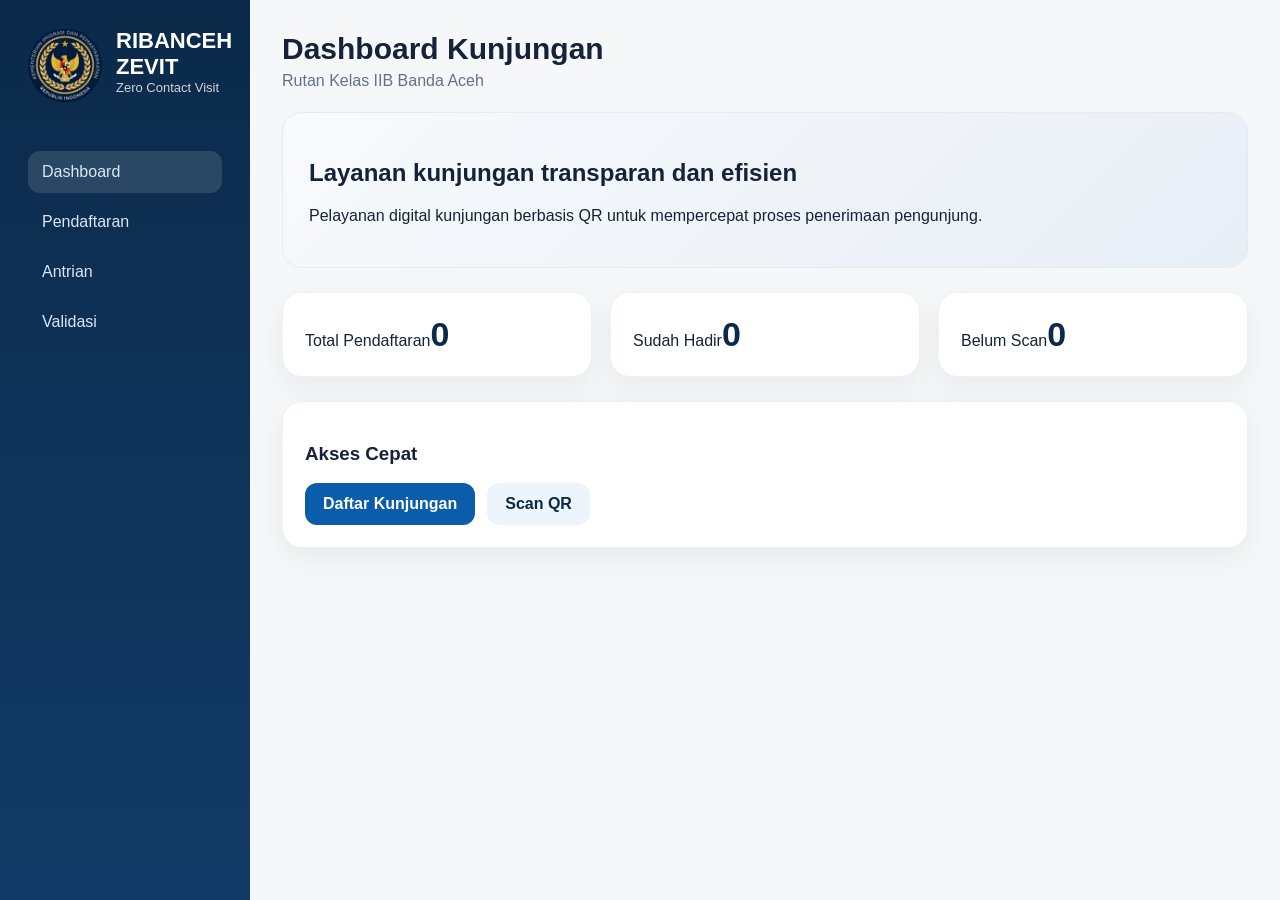
<file: index.html>
<!DOCTYPE html>
<html lang="id">
<head>
  <meta charset="UTF-8">
  <meta name="viewport" content="width=device-width, initial-scale=1.0">
  <title>RIBANCEH ZEVIT</title>
  <link rel="stylesheet" href="css/style.css">
</head>
<body>
  <aside class="sidebar">
    <div class="brand-wrap">
      <img src="assets/Logo_Kemenimipas.png" class="logo" alt="logo">
      <div>
        <div class="brand">RIBANCEH ZEVIT</div>
        <div class="subtitle">Zero Contact Visit</div>
      </div>
    </div>

    <nav>
      <a class="active" href="index.html">Dashboard</a>
      <a href="booking.html">Pendaftaran</a>
      <a href="queue.html">Antrian</a>
      <a href="scanner.html">Validasi</a>
    </nav>
  </aside>

  <main class="main">
    <header class="topbar">
      <h1>Dashboard Kunjungan</h1>
      <p>Rutan Kelas IIB Banda Aceh</p>
    </header>

    <section class="hero">
      <h2>Layanan kunjungan transparan dan efisien</h2>
      <p>Pelayanan digital kunjungan berbasis QR untuk mempercepat proses penerimaan pengunjung.</p>
    </section>

    <section class="stats">
      <div class="card"><span>Total Pendaftaran</span><strong id="total">0</strong></div>
      <div class="card"><span>Sudah Hadir</span><strong id="hadir">0</strong></div>
      <div class="card"><span>Belum Scan</span><strong id="noshow">0</strong></div>
    </section>

    <section class="panel">
      <h3>Akses Cepat</h3>
      <div class="actions">
        <a class="button" href="booking.html">Daftar Kunjungan</a>
        <a class="button secondary" href="scanner.html">Scan QR</a>
      </div>
    </section>
  </main>

  <script src="js/app.js"></script>
</body>
</html>
</file>
<file: css/style.css>
*{box-sizing:border-box}

body{
  margin:0;
  font-family:Inter,Arial,sans-serif;
  background:#f6f7f9;
  color:#152238;
}

a{text-decoration:none}

/* Layout */
.sidebar{
  position:fixed;
  left:0;
  top:0;
  bottom:0;
  width:250px;
  background:linear-gradient(180deg,#0b2a4a,#123b67);
  color:#fff;
  padding:28px;
}

.brand{
  font-size:22px;
  font-weight:800;
}

.subtitle{
  font-size:13px;
  opacity:.8;
  margin-bottom:28px;
}

.sidebar nav a{
  display:block;
  color:#d9e7f5;
  padding:12px 14px;
  border-radius:12px;
  margin-bottom:8px;
}

.sidebar nav a.active,
.sidebar nav a:hover{
  background:rgba(255,255,255,.12);
}

.main{
  margin-left:250px;
  padding:32px;
}

.topbar h1{
  margin:0;
  font-size:30px;
}

.topbar p{
  margin:6px 0 0;
  color:#667085;
}

.hero{
  margin-top:22px;
  background:linear-gradient(135deg,#f8fafc,#e8eef6);
  padding:26px;
  border-radius:20px;
  border:1px solid #e6ebf2;
}

.stats{
  display:grid;
  grid-template-columns:repeat(auto-fit,minmax(200px,1fr));
  gap:18px;
  margin-top:24px;
}

.card,.panel,.form-card{
  background:#fff;
  border-radius:20px;
  padding:22px;
  box-shadow:0 10px 30px rgba(15,23,42,.06);
  border:1px solid #eef2f6;
}

.card strong{
  font-size:34px;
  color:#0b2a4a;
}

.panel{margin-top:24px}

.actions{
  display:flex;
  gap:12px;
  flex-wrap:wrap;
}

.button{
  display:inline-block;
  background:#0b5cab;
  color:#fff;
  padding:12px 18px;
  border:none;
  border-radius:12px;
  font-weight:600;
  cursor:pointer;
}

.button.secondary{
  background:#eef4fb;
  color:#0b2a4a;
}

/* Branding */
.brand-wrap{
  display:flex;
  align-items:flex-start;
  gap:14px;
  margin-bottom:28px;
}

.logo{
  width:clamp(56px,6vw,74px);
  height:clamp(56px,6vw,74px);
  object-fit:contain;
  flex-shrink:0;
}

/* Form */
.form-page{
  min-height:100vh;
  display:flex;
  align-items:center;
  justify-content:center;
  padding:24px;
}

.form-card{
  width:100%;
  max-width:520px;
}

input,select,textarea{
  width:100%;
  padding:13px 14px;
  border:1px solid #d9e2ec;
  border-radius:12px;
  margin-top:10px;
}

.form-card input,
.form-card select,
.pengikut-group{
  margin-bottom:15px;
}

.form-card select{
  width:100%;
  padding:12px 45px 12px 12px;
  background-position:right 14px center;
  background-repeat:no-repeat;
}

.pengikut-group label{
  display:block;
  font-weight:600;
  margin-bottom:8px;
  padding-left:12px;
}

.pengikut-row{
  display:flex;
  align-items:center;
  justify-content:space-between;
  gap:12px;
  margin-bottom:8px;
}

.pengikut-row span{
  flex:1;
  font-size:13px;
  padding-left:12px;
}

.pengikut-row input{
  width:90px;
}

#qr{margin-top:18px}

.backlink{
  display:inline-block;
  margin-top:16px;
  color:#0b5cab;
}

/* Queue */
.queue-body{
  background:#0b2a4a;
  color:#fff;
  display:flex;
  align-items:center;
  justify-content:center;
  min-height:100vh;
}

#now{
  font-size:88px;
  font-weight:800;
}

/* Ticket */
.ticket-page{
  padding:24px 16px;
  display:flex;
  justify-content:center;
}

.jkn-ticket{
  width:100%;
  max-width:460px;
  background:#fff;
  border-radius:24px;
  padding:22px 18px 24px;
  box-shadow:0 12px 30px rgba(0,0,0,.08);
  border:1px solid #edf1f5;
}

.jkn-top{
  text-align:center;
  margin-bottom:12px;
}

.jkn-brand{
  font-size:22px;
  font-weight:800;
  color:#0b2a4a;
  letter-spacing:.02em;
}

.jkn-sub{
  font-size:13px;
  color:#667085;
  margin-top:4px;
}

.jkn-status{
  text-align:center;
  font-size:11px;
  font-weight:700;
  letter-spacing:.08em;
  color:#0b5cab;
  background:#eef5fd;
  padding:8px 10px;
  border-radius:999px;
  margin-bottom:14px;
}

.jkn-number{
  text-align:center;
  font-size:18px;
  font-weight:800;
  margin-bottom:18px;
}

.jkn-detail{
  display:grid;
  gap:10px;
}

.jkn-row{
  display:flex;
  justify-content:space-between;
  align-items:flex-start;
  gap:12px;
  font-size:14px;
}

.jkn-row span{
  color:#667085;
  flex:1;
}

.jkn-row strong{
  text-align:right;
  max-width:58%;
  font-weight:600;
}

.jkn-divider{
  border-top:1px dashed #d9e2ec;
  margin:18px 0;
}

.jkn-qr-wrap{
  display:flex;
  justify-content:center;
  margin-bottom:14px;
}

#ticket-qr{display:block}

.jkn-note{
  text-align:center;
  font-size:12px;
  color:#667085;
  margin-bottom:18px;
}

/* Toast */
.toast{
  position:fixed;
  top:22px;
  left:50%;
  transform:translateX(-50%) translateY(-12px);
  min-width:220px;
  max-width:90%;
  padding:12px 16px;
  border-radius:12px;
  background:#152238;
  color:#fff;
  font-size:14px;
  font-weight:600;
  text-align:center;
  box-shadow:0 12px 28px rgba(0,0,0,.16);
  opacity:0;
  pointer-events:none;
  transition:all .25s ease;
  z-index:9999;
}

.toast.show{
  opacity:1;
  transform:translateX(-50%) translateY(0);
}

.toast.error{background:#c62828}
.toast.success{background:#0b5cab}

/* Responsive */
@media(max-width:900px){
  .sidebar{
    position:static;
    width:auto;
    height:auto;
  }

  .main{
    margin-left:0;
  }
}

@media(max-width:768px){
  .pengikut-row{
    gap:8px;
  }

  .pengikut-row input{
    width:72px;
  }
}
</file>
